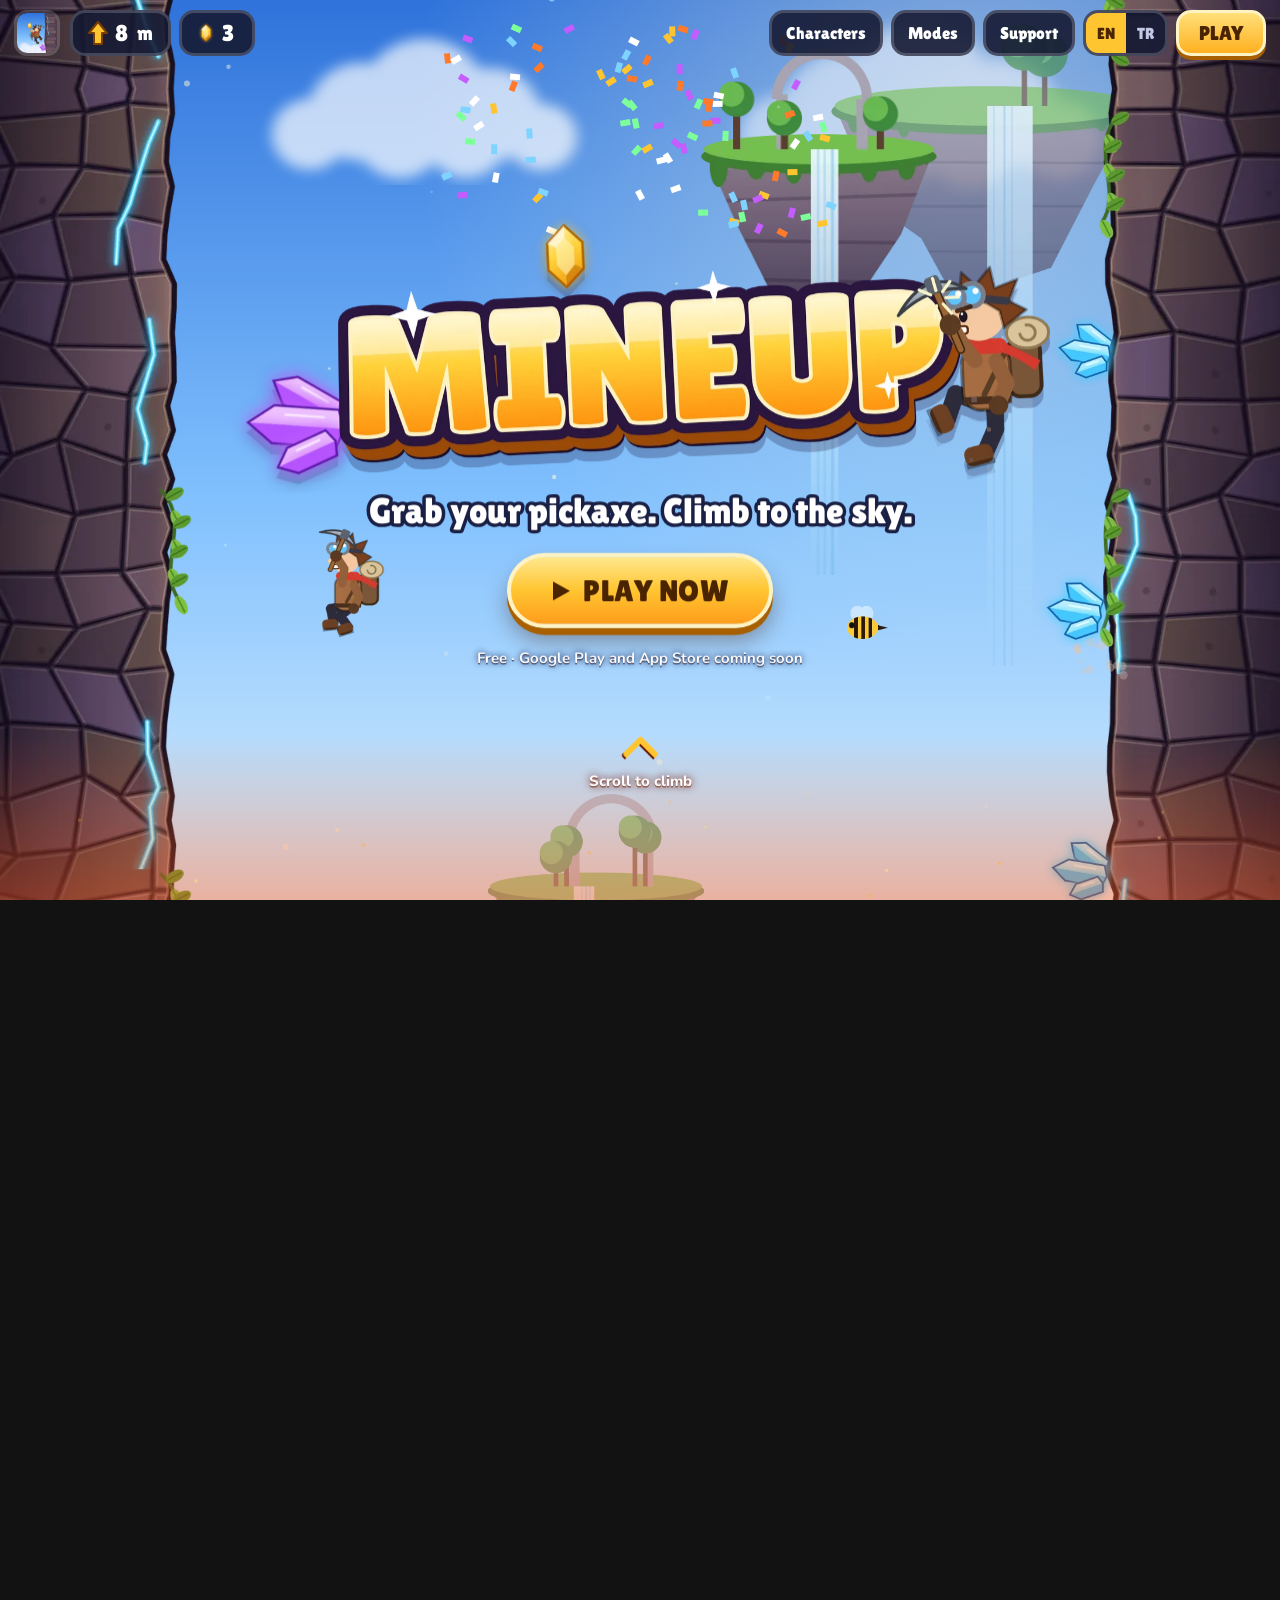
<file: index.html>
<!doctype html>
<html lang="en" data-lang="en">
<head>
<meta charset="utf-8">
<meta name="viewport" content="width=device-width, initial-scale=1, viewport-fit=cover">
<title>MineUp – Climb to the sky</title>
<meta name="title-en" content="MineUp – Climb to the sky">
<meta name="title-tr" content="MineUp – Gökyüzüne tırman">
<meta name="description" content="MineUp is a free vertical climbing game: leap between rock walls with your pickaxe, collect crystals and climb as high as you can. 32 characters, 10 game modes.">
<meta name="theme-color" content="#2f74dc">
<meta property="og:title" content="MineUp">
<meta property="og:description" content="Leap between rock walls, collect crystals and climb to the sky. 32 characters, 10 game modes.">
<meta property="og:image" content="assets/header.jpg">
<link rel="icon" href="assets/favicon.png">
<link rel="apple-touch-icon" href="assets/apple-touch-icon.png">
<link rel="stylesheet" href="assets/climb.css">
<!-- Tırmanış sahnesi yalnızca JS varsa ve hareket azaltma istenmemişse açılır; yoksa sayfa düz akar -->
<script>if (!matchMedia('(prefers-reduced-motion: reduce)').matches) document.documentElement.classList.add('climb');</script>
<script src="assets/site.js" defer></script>
<script src="assets/game-data.js" defer></script>
<script src="assets/climb.js" defer></script>
</head>
<body>
<canvas id="world" aria-hidden="true"></canvas>

<header class="hud">
  <a class="hud-brand" href="./" aria-label="MineUp"><img src="assets/icon-256.png" alt="" width="44" height="44"></a>
  <div class="hud-stats" aria-hidden="true">
    <span class="pill pill-alt"><svg width="20" height="24" viewBox="0 0 20 24"><path d="M10 1 19 12h-5v11H6V12H1z" fill="#ffc531" stroke="#7a3f00" stroke-width="2" stroke-linejoin="round"/></svg><b id="hud-m">0</b> m</span>
    <span class="pill"><img src="assets/game/gold.webp" alt="" width="18" height="24"><b id="hud-gold">0</b></span>
  </div>
  <nav class="hud-nav" aria-label="Main">
    <a class="hud-link" href="#characters" data-go="characters"><span lang="en">Characters</span><span lang="tr">Karakterler</span></a>
    <a class="hud-link" href="#modes" data-go="modes"><span lang="en">Modes</span><span lang="tr">Modlar</span></a>
    <a class="hud-link" href="support.html"><span lang="en">Support</span><span lang="tr">Destek</span></a>
    <span class="lang" role="group" aria-label="Language"><button type="button" data-set="en" aria-pressed="true">EN</button><button type="button" data-set="tr" aria-pressed="false">TR</button></span>
    <a class="hud-play" href="play/"><span lang="en">PLAY</span><span lang="tr">OYNA</span></a>
  </nav>
</header>

<main id="stage">

  <section class="scene scene-hero" id="top">
    <h1 class="hero-logo"><img src="assets/game/logo.webp" alt="MineUp" width="1400" height="485"></h1>
    <p class="hero-tag"><span lang="en">Grab your pickaxe. Climb to the sky.</span><span lang="tr">Kazmanı kap. Gökyüzüne tırman.</span></p>
    <div class="hero-cta">
      <a class="btn btn-gold" href="play/"><svg width="20" height="22" viewBox="0 0 20 22" aria-hidden="true"><path d="M2 1.5v19L19 11z" fill="#4a2400"/></svg><span lang="en">PLAY NOW</span><span lang="tr">ŞİMDİ OYNA</span></a>
    </div>
    <p class="hero-soon"><span lang="en">Free · Google Play and App Store coming soon</span><span lang="tr">Ücretsiz · Google Play ve App Store'a çok yakında</span></p>
    <button class="scroll-hint" type="button" data-go="how" aria-label="Scroll">
      <span class="chev" aria-hidden="true"></span>
      <span lang="en">Scroll to climb</span><span lang="tr">Kaydır ve tırman</span>
    </button>
  </section>

  <section class="scene" id="how">
    <div class="panel panel-how">
      <h2 class="title"><span lang="en">ONE TAP</span><span lang="tr">TEK DOKUNUŞ</span></h2>
      <p class="lead"><span lang="en">Tap to leap to the other wall, dig in and keep going up. You slowly slide while you hang on, so don't stop.</span><span lang="tr">Dokun, karşı duvara zıpla, kazmanı geçir ve yukarı çıkmaya devam et. Duvarda yavaşça kayarsın, o yüzden durma.</span></p>
      <ul class="pickups">
        <li><img src="assets/game/gold.webp" alt="" width="46" height="60" loading="lazy"><b><span lang="en">Gold</span><span lang="tr">Altın</span></b><small><span lang="en">unlocks characters</span><span lang="tr">karakter açar</span></small></li>
        <li><img src="assets/game/purple.webp" alt="" width="60" height="57" loading="lazy"><b><span lang="en">Crystals</span><span lang="tr">Kristal</span></b><small><span lang="en">for the rare ones</span><span lang="tr">nadirleri için</span></small></li>
        <li><img src="assets/game/bubble-magnet.webp" alt="" width="60" height="60" loading="lazy"><b><span lang="en">Magnet</span><span lang="tr">Mıknatıs</span></b><small><span lang="en">pulls in gold</span><span lang="tr">altını çeker</span></small></li>
        <li><img src="assets/game/bubble-shield.webp" alt="" width="60" height="60" loading="lazy"><b><span lang="en">Shield</span><span lang="tr">Kalkan</span></b><small><span lang="en">takes one hit</span><span lang="tr">darbeyi alır</span></small></li>
        <li><img src="assets/game/bubble-boost.webp" alt="" width="60" height="60" loading="lazy"><b><span lang="en">Rocket</span><span lang="tr">Roket</span></b><small><span lang="en">shoots you up</span><span lang="tr">yukarı fırlatır</span></small></li>
      </ul>
      <p class="tip"><span lang="en">Try it here: tap the sky and your climber jumps. Tap the gold to grab it.</span><span lang="tr">Burada da dene: gökyüzüne dokun, karakterin zıplasın. Altınlara dokunup topla.</span></p>
    </div>
  </section>

  <section class="scene" id="characters">
    <div class="panel panel-chars">
      <h2 class="title"><span lang="en">32 CHARACTERS</span><span lang="tr">32 KARAKTER</span></h2>
      <div class="chars-body">
        <div class="char-show">
          <button class="round prev" type="button" data-step="-1" aria-label="Previous">‹</button>
          <div class="char-stage"><img id="char-big" src="assets/game/chars/explorer-stand.webp" alt="" width="400" height="400"></div>
          <button class="round next" type="button" data-step="1" aria-label="Next">›</button>
          <div class="char-info" aria-live="polite">
            <b id="char-name" class="char-name">Explorer</b>
            <span id="char-tool" class="char-tool">Pickaxe</span>
            <p class="char-ab"><b id="char-ab"></b> <span id="char-desc"></span></p>
          </div>
        </div>
        <div id="char-grid" class="char-grid" role="group" aria-label="Characters"></div>
      </div>
      <p class="tip"><span lang="en">Pick one: it takes over the climb on this page.</span><span lang="tr">Birini seç: bu sayfadaki tırmanışa o devam etsin.</span></p>
    </div>
  </section>

  <section class="scene" id="modes">
    <div class="panel panel-modes">
      <h2 class="title"><span lang="en">10 GAME MODES</span><span lang="tr">10 OYUN MODU</span></h2>
      <div id="mode-grid" class="mode-grid"></div>
    </div>
  </section>

  <section class="scene" id="danger">
    <div class="panel panel-danger">
      <h2 class="title"><span lang="en">WATCH OUT</span><span lang="tr">DİKKAT ET</span></h2>
      <p class="lead"><span lang="en">The higher you go, the wilder it gets. Morning turns to sunset, then a starry night.</span><span lang="tr">Yükseldikçe işler kızışır. Sabah gün batımına, gün batımı yıldızlı geceye döner.</span></p>
      <ul class="foes">
        <li><img src="assets/game/monkey.webp" alt="" loading="lazy" width="105" height="191"><b><span lang="en">Monkey</span><span lang="tr">Maymun</span></b></li>
        <li><img src="assets/game/saw.webp" alt="" loading="lazy" width="168" height="168"><b><span lang="en">Saw</span><span lang="tr">Testere</span></b></li>
        <li><img src="assets/game/fly-bird.webp" alt="" loading="lazy"><b><span lang="en">Bird</span><span lang="tr">Kuş</span></b></li>
        <li><img src="assets/game/fly-bee.webp" alt="" loading="lazy"><b><span lang="en">Giant Bee</span><span lang="tr">Dev Arı</span></b></li>
        <li><img src="assets/game/fly-bat.webp" alt="" loading="lazy"><b><span lang="en">Bat</span><span lang="tr">Yarasa</span></b></li>
        <li><img src="assets/game/fly-eagle.webp" alt="" loading="lazy"><b><span lang="en">Eagle</span><span lang="tr">Kartal</span></b></li>
        <li><img src="assets/game/fly-owl.webp" alt="" loading="lazy"><b><span lang="en">Snowy Owl</span><span lang="tr">Kar Baykuşu</span></b></li>
        <li><img src="assets/game/fly-firebird.webp" alt="" loading="lazy"><b><span lang="en">Firebird</span><span lang="tr">Ateş Kuşu</span></b></li>
        <li><img src="assets/game/fly-crow.webp" alt="" loading="lazy"><b><span lang="en">Crow</span><span lang="tr">Karga</span></b></li>
        <li><img src="assets/game/fly-ufo.webp" alt="" loading="lazy"><b>UFO</b></li>
      </ul>
    </div>
  </section>

  <section class="scene" id="try">
    <div class="panel panel-try">
      <div class="phone">
        <img id="phone-shot" src="assets/shots/2.jpg" alt="MineUp gameplay" width="660" height="1434">
        <a class="btn btn-gold phone-play" id="phone-play" href="play/"><svg width="20" height="22" viewBox="0 0 20 22" aria-hidden="true"><path d="M2 1.5v19L19 11z" fill="#4a2400"/></svg><span lang="en">PLAY</span><span lang="tr">OYNA</span></a>
      </div>
      <div class="try-text">
        <h2 class="title"><span lang="en">PLAY IT RIGHT HERE</span><span lang="tr">HEMEN BURADA OYNA</span></h2>
        <p class="lead"><span lang="en">No download, no sign-up. The full game runs in your browser, and it's free.</span><span lang="tr">İndirme yok, üyelik yok. Oyunun tamamı tarayıcında çalışıyor, üstelik ücretsiz.</span></p>
      </div>
    </div>
  </section>

  <section class="scene scene-summit" id="summit">
    <div class="panel panel-summit">
      <h2 class="title"><span lang="en">HOW HIGH CAN YOU CLIMB?</span><span lang="tr">NE KADAR YÜKSEĞE ÇIKABİLİRSİN?</span></h2>
      <p class="lead score" id="summit-score" hidden></p>
      <a class="btn btn-gold" href="play/"><svg width="20" height="22" viewBox="0 0 20 22" aria-hidden="true"><path d="M2 1.5v19L19 11z" fill="#4a2400"/></svg><span lang="en">PLAY NOW</span><span lang="tr">ŞİMDİ OYNA</span></a>
      <p class="hero-soon"><span lang="en">Google Play and App Store coming soon</span><span lang="tr">Google Play ve App Store'a çok yakında</span></p>
      <footer class="foot">
        <span>© 2026 MineUp</span>
        <nav aria-label="Footer">
          <a href="privacy.html"><span lang="en">Privacy Policy</span><span lang="tr">Gizlilik Politikası</span></a>
          <a href="support.html"><span lang="en">Support</span><span lang="tr">Destek</span></a>
          <a href="terms.html"><span lang="en">Terms of Service</span><span lang="tr">Hizmet Şartları</span></a>
          <a href="about.html"><span lang="en">About</span><span lang="tr">Hakkımızda</span></a>
        </nav>
      </footer>
    </div>
  </section>

</main>
<div id="track" aria-hidden="true"></div>
</body>
</html>
</file>
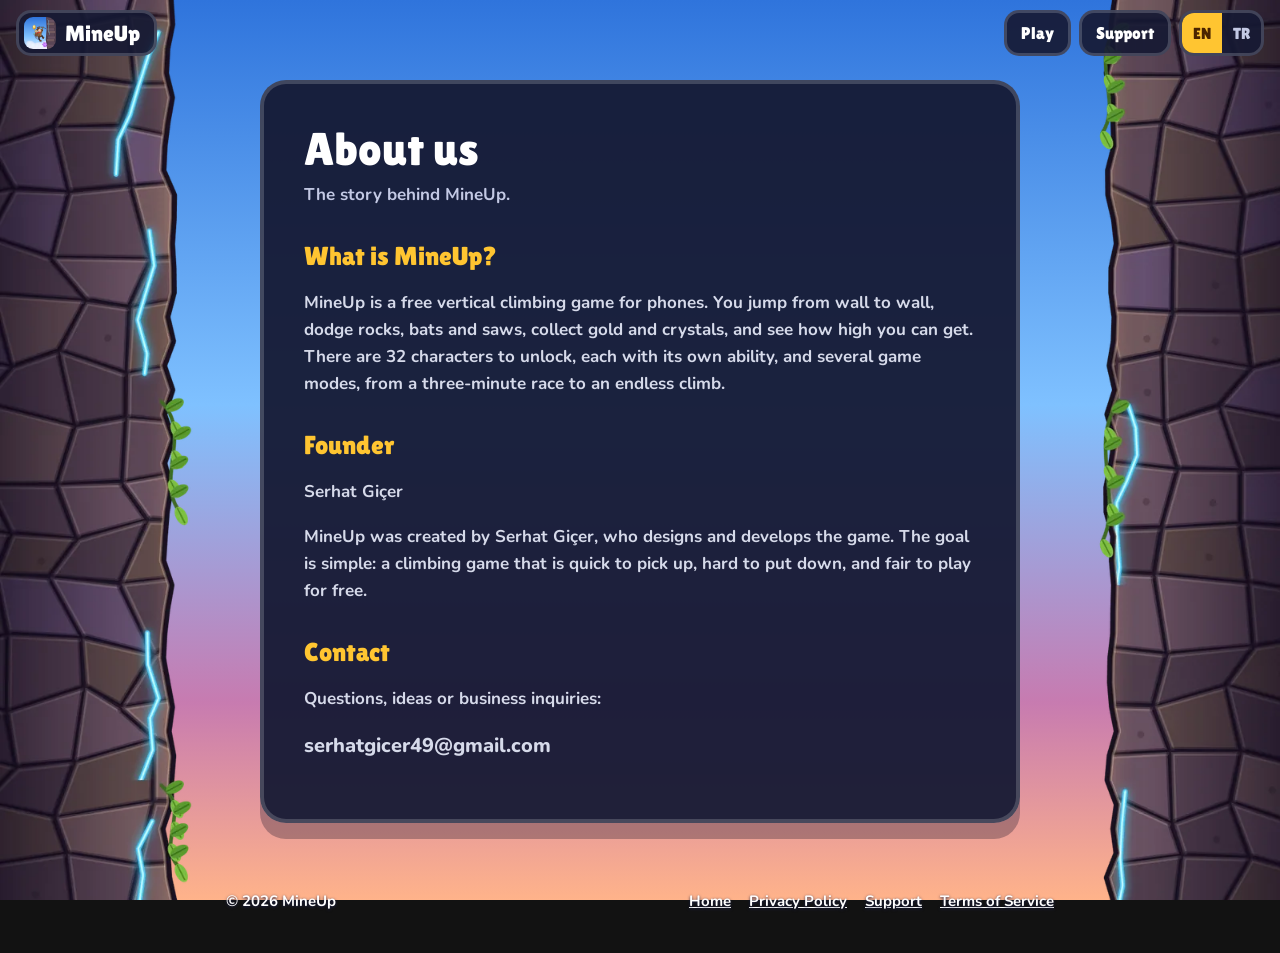
<file: about.html>
<!doctype html>
<html lang="en" data-lang="en">
<head>
<meta charset="utf-8">
<meta name="viewport" content="width=device-width, initial-scale=1, viewport-fit=cover">
<title>About MineUp</title>
<meta name="title-en" content="About MineUp">
<meta name="title-tr" content="MineUp Hakkında">
<meta name="description" content="Who makes MineUp and why.">
<meta name="theme-color" content="#0c1330">
<link rel="icon" href="assets/favicon.png">
<link rel="stylesheet" href="assets/site.css">
<script src="assets/site.js" defer></script>
</head>
<body>
<header class="nav">
  <div class="wrap">
    <a class="brand" href="./"><img src="assets/icon-256.png" alt="" width="36" height="36">MineUp</a>
    <nav class="nav-links" aria-label="Main">
      <a href="play/"><span lang="en">Play</span><span lang="tr">Oyna</span></a>
      <a href="support.html"><span lang="en">Support</span><span lang="tr">Destek</span></a>
      <span class="lang" role="group" aria-label="Language"><button type="button" data-set="en" aria-pressed="true">EN</button><button type="button" data-set="tr" aria-pressed="false">TR</button></span>
    </nav>
  </div>
</header>

<main class="wrap doc">
  <h1><span lang="en">About us</span><span lang="tr">Hakkımızda</span></h1>
  <p class="date"><span lang="en">The story behind MineUp.</span><span lang="tr">MineUp'ın arkasındaki hikâye.</span></p>

  <h2><span lang="en">What is MineUp?</span><span lang="tr">MineUp nedir?</span></h2>
  <p><span lang="en">MineUp is a free vertical climbing game for phones. You jump from wall to wall, dodge rocks, bats and saws, collect gold and crystals, and see how high you can get. There are 32 characters to unlock, each with its own ability, and several game modes, from a three-minute race to an endless climb.</span><span lang="tr">MineUp telefonlar için ücretsiz, dikey bir tırmanma oyunu. Duvardan duvara zıplıyor, kayalardan, yarasalardan ve testerelerden kaçıyor, altın ve kristal topluyor ve ne kadar yükseğe çıkabileceğini görüyorsun. Her birinin kendi yeteneği olan 32 karakter ve üç dakikalık yarıştan sonsuz tırmanışa kadar farklı oyun modları var.</span></p>

  <h2><span lang="en">Founder</span><span lang="tr">Kurucu</span></h2>
  <p><strong>Serhat Giçer</strong></p>
  <p><span lang="en">MineUp was created by Serhat Giçer, who designs and develops the game. The goal is simple: a climbing game that is quick to pick up, hard to put down, and fair to play for free.</span><span lang="tr">MineUp, oyunu tasarlayan ve geliştiren Serhat Giçer tarafından kuruldu. Amaç basit: hemen öğrenilen, bırakması zor ve ücretsiz oynarken de adil olan bir tırmanma oyunu.</span></p>

  <h2><span lang="en">Contact</span><span lang="tr">İletişim</span></h2>
  <p><span lang="en">Questions, ideas or business inquiries:</span><span lang="tr">Soru, fikir ya da iş birliği için:</span></p>
  <p class="mail">serhatgicer49@gmail.com</p>
</main>

<footer>
  <div class="wrap">
    <span>© 2026 MineUp</span>
    <nav aria-label="Footer"><a href="./"><span lang="en">Home</span><span lang="tr">Ana sayfa</span></a><a href="privacy.html"><span lang="en">Privacy Policy</span><span lang="tr">Gizlilik Politikası</span></a><a href="support.html"><span lang="en">Support</span><span lang="tr">Destek</span></a><a href="terms.html"><span lang="en">Terms of Service</span><span lang="tr">Hizmet Şartları</span></a></nav>
  </div>
</footer>
</body>
</html>
</file>
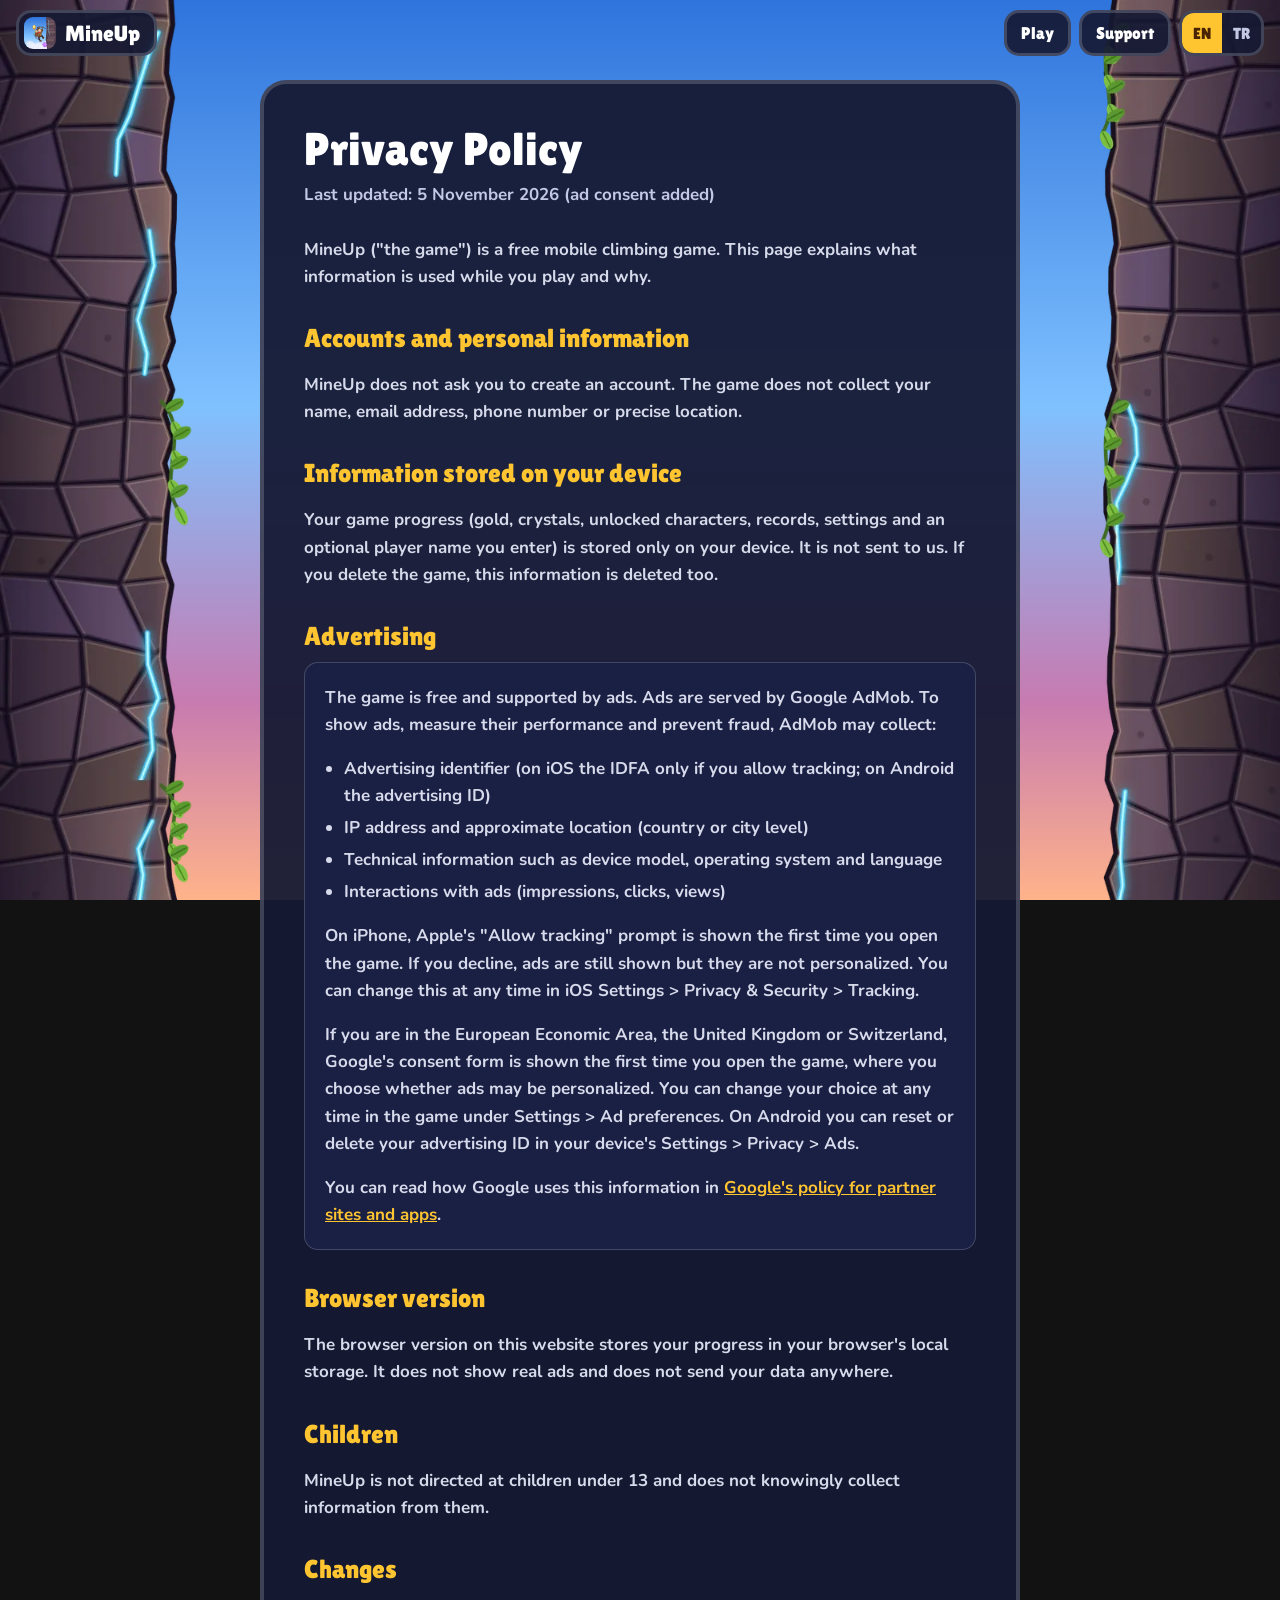
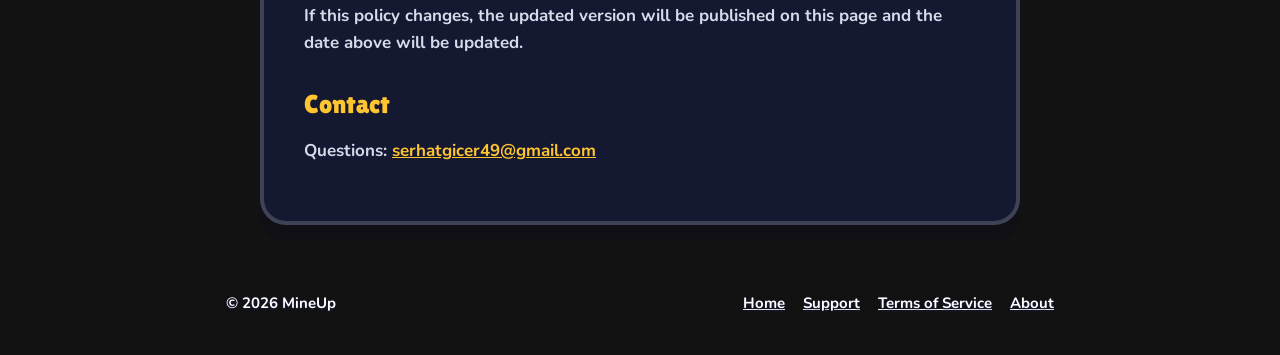
<file: privacy.html>
<!doctype html>
<html lang="en" data-lang="en">
<head>
<meta charset="utf-8">
<meta name="viewport" content="width=device-width, initial-scale=1, viewport-fit=cover">
<title>MineUp Privacy Policy</title>
<meta name="title-en" content="MineUp Privacy Policy">
<meta name="title-tr" content="MineUp Gizlilik Politikası">
<meta name="description" content="How the MineUp game handles your data.">
<meta name="theme-color" content="#0c1330">
<link rel="icon" href="assets/favicon.png">
<link rel="stylesheet" href="assets/site.css">
<script src="assets/site.js" defer></script>
</head>
<body>
<header class="nav">
  <div class="wrap">
    <a class="brand" href="./"><img src="assets/icon-256.png" alt="" width="36" height="36">MineUp</a>
    <nav class="nav-links" aria-label="Main">
      <a href="play/"><span lang="en">Play</span><span lang="tr">Oyna</span></a>
      <a href="support.html"><span lang="en">Support</span><span lang="tr">Destek</span></a>
      <span class="lang" role="group" aria-label="Language"><button type="button" data-set="en" aria-pressed="true">EN</button><button type="button" data-set="tr" aria-pressed="false">TR</button></span>
    </nav>
  </div>
</header>

<main class="wrap doc">
  <!-- English -->
  <div lang="en">
    <h1>Privacy Policy</h1>
    <p class="date">Last updated: 5 November 2026 (ad consent added)</p>
    <p>MineUp ("the game") is a free mobile climbing game. This page explains what information is used while you play and why.</p>

    <h2>Accounts and personal information</h2>
    <p>MineUp does not ask you to create an account. The game does not collect your name, email address, phone number or precise location.</p>

    <h2>Information stored on your device</h2>
    <p>Your game progress (gold, crystals, unlocked characters, records, settings and an optional player name you enter) is stored only on your device. It is not sent to us. If you delete the game, this information is deleted too.</p>

    <h2>Advertising</h2>
    <div class="note">
      <p>The game is free and supported by ads. Ads are served by <strong>Google AdMob</strong>. To show ads, measure their performance and prevent fraud, AdMob may collect:</p>
      <ul>
        <li>Advertising identifier (on iOS the IDFA only if you allow tracking; on Android the advertising ID)</li>
        <li>IP address and approximate location (country or city level)</li>
        <li>Technical information such as device model, operating system and language</li>
        <li>Interactions with ads (impressions, clicks, views)</li>
      </ul>
      <p>On iPhone, Apple's "Allow tracking" prompt is shown the first time you open the game. If you decline, ads are still shown but they are not personalized. You can change this at any time in iOS Settings &gt; Privacy &amp; Security &gt; Tracking.</p>
      <p>If you are in the European Economic Area, the United Kingdom or Switzerland, Google's consent form is shown the first time you open the game, where you choose whether ads may be personalized. You can change your choice at any time in the game under Settings &gt; Ad preferences. On Android you can reset or delete your advertising ID in your device's Settings &gt; Privacy &gt; Ads.</p>
      <p>You can read how Google uses this information in <a href="https://policies.google.com/technologies/partner-sites" rel="noopener">Google's policy for partner sites and apps</a>.</p>
    </div>

    <h2>Browser version</h2>
    <p>The browser version on this website stores your progress in your browser's local storage. It does not show real ads and does not send your data anywhere.</p>

    <h2>Children</h2>
    <p>MineUp is not directed at children under 13 and does not knowingly collect information from them.</p>

    <h2>Changes</h2>
    <p>If this policy changes, the updated version will be published on this page and the date above will be updated.</p>

    <h2>Contact</h2>
    <p>Questions: <a href="mailto:serhatgicer49@gmail.com">serhatgicer49@gmail.com</a></p>
  </div>

  <!-- Türkçe -->
  <div lang="tr">
    <h1>Gizlilik Politikası</h1>
    <p class="date">Son güncelleme: 5 Kasım 2026 (reklam onayı eklendi)</p>
    <p>MineUp ("oyun"), ücretsiz bir mobil tırmanma oyunudur. Bu sayfa, oyunu oynarken hangi bilgilerin kullanıldığını ve neden kullanıldığını açıklar.</p>

    <h2>Hesap ve kişisel bilgiler</h2>
    <p>MineUp hesap açmanızı istemez. Adınız, e-posta adresiniz, telefon numaranız veya tam konumunuz oyun tarafından toplanmaz.</p>

    <h2>Cihazınızda saklanan bilgiler</h2>
    <p>Oyun ilerlemeniz (altın, kristal, açılan karakterler, rekorlar, ayarlar ve isteğe bağlı olarak girdiğiniz oyuncu adı) yalnızca cihazınızda saklanır. Bu bilgiler bize gönderilmez. Oyunu silerseniz bu bilgiler de silinir.</p>

    <h2>Reklamlar</h2>
    <div class="note">
      <p>Oyun ücretsizdir ve reklamlarla desteklenir. Reklamlar <strong>Google AdMob</strong> tarafından gösterilir. AdMob, reklam göstermek, reklam performansını ölçmek ve dolandırıcılığı önlemek için şu bilgileri toplayabilir:</p>
      <ul>
        <li>Reklam kimliği (iOS'ta yalnızca izin verirseniz IDFA, Android'de reklam kimliği)</li>
        <li>IP adresi ve yaklaşık konum (ülke veya şehir düzeyinde)</li>
        <li>Cihaz modeli, işletim sistemi ve dil gibi teknik bilgiler</li>
        <li>Reklamlarla etkileşim (gösterim, tıklama, izleme)</li>
      </ul>
      <p>iPhone'da oyun ilk açıldığında Apple'ın "takip izni" penceresi gösterilir. İzin vermezseniz reklamlar yine gösterilir, ancak kişiselleştirilmez. Bu tercihi istediğiniz zaman iOS Ayarlar &gt; Gizlilik ve Güvenlik &gt; Takip bölümünden değiştirebilirsiniz.</p>
      <p>Avrupa Ekonomik Alanı, Birleşik Krallık veya İsviçre'deyseniz oyun ilk açıldığında Google'ın onay formu gösterilir; reklamların kişiselleştirilip kişiselleştirilmeyeceğini orada seçersiniz. Tercihinizi istediğiniz zaman oyunda Ayarlar &gt; Reklam tercihleri bölümünden değiştirebilirsiniz. Android'de reklam kimliğinizi cihazınızın Ayarlar &gt; Gizlilik &gt; Reklamlar bölümünden sıfırlayabilir veya silebilirsiniz.</p>
      <p>Google'ın bu bilgileri nasıl kullandığını <a href="https://policies.google.com/technologies/partner-sites" rel="noopener">Google'ın iş ortağı siteleri ve uygulamalarına ilişkin politikasında</a> okuyabilirsiniz.</p>
    </div>

    <h2>Tarayıcı sürümü</h2>
    <p>Bu sitedeki tarayıcı sürümü ilerlemenizi tarayıcınızın yerel depolamasında saklar. Gerçek reklam göstermez ve verilerinizi hiçbir yere göndermez.</p>

    <h2>Çocuklar</h2>
    <p>MineUp 13 yaşın altındaki çocuklara yönelik değildir ve bu yaştaki çocuklardan bilerek bilgi toplamaz.</p>

    <h2>Değişiklikler</h2>
    <p>Bu politika değişirse güncel hali bu sayfada yayınlanır ve yukarıdaki tarih güncellenir.</p>

    <h2>İletişim</h2>
    <p>Sorularınız için: <a href="mailto:serhatgicer49@gmail.com">serhatgicer49@gmail.com</a></p>
  </div>
</main>

<footer>
  <div class="wrap">
    <span>© 2026 MineUp</span>
    <nav aria-label="Footer"><a href="./"><span lang="en">Home</span><span lang="tr">Ana sayfa</span></a><a href="support.html"><span lang="en">Support</span><span lang="tr">Destek</span></a><a href="terms.html"><span lang="en">Terms of Service</span><span lang="tr">Hizmet Şartları</span></a><a href="about.html"><span lang="en">About</span><span lang="tr">Hakkımızda</span></a></nav>
  </div>
</footer>
</body>
</html>
</file>
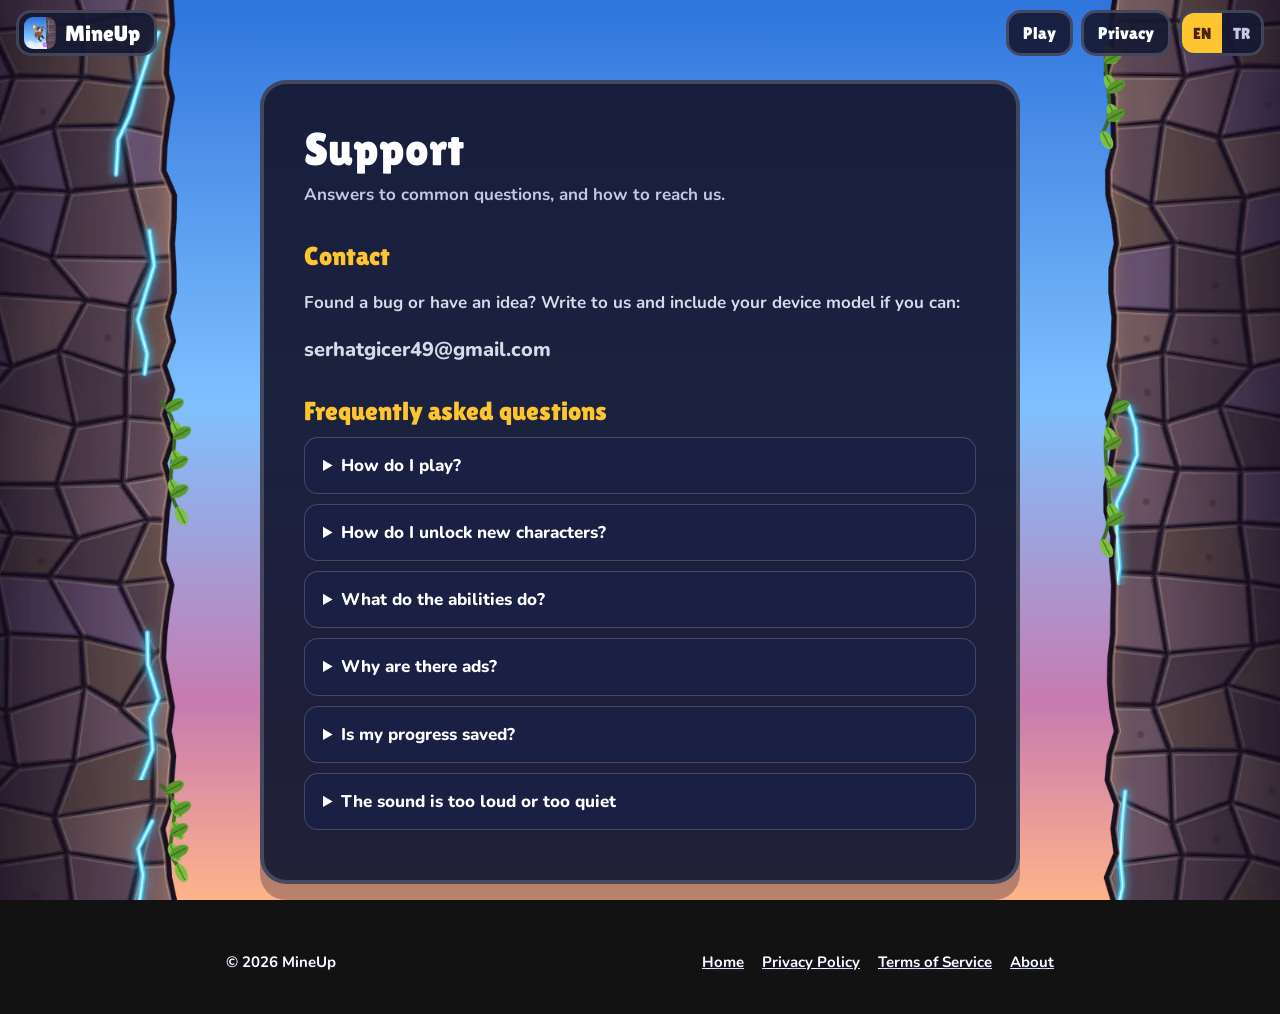
<file: support.html>
<!doctype html>
<html lang="en" data-lang="en">
<head>
<meta charset="utf-8">
<meta name="viewport" content="width=device-width, initial-scale=1, viewport-fit=cover">
<title>MineUp Support</title>
<meta name="title-en" content="MineUp Support">
<meta name="title-tr" content="MineUp Destek">
<meta name="description" content="Help and contact for the MineUp game.">
<meta name="theme-color" content="#0c1330">
<link rel="icon" href="assets/favicon.png">
<link rel="stylesheet" href="assets/site.css">
<script src="assets/site.js" defer></script>
</head>
<body>
<header class="nav">
  <div class="wrap">
    <a class="brand" href="./"><img src="assets/icon-256.png" alt="" width="36" height="36">MineUp</a>
    <nav class="nav-links" aria-label="Main">
      <a href="play/"><span lang="en">Play</span><span lang="tr">Oyna</span></a>
      <a href="privacy.html"><span lang="en">Privacy</span><span lang="tr">Gizlilik</span></a>
      <span class="lang" role="group" aria-label="Language"><button type="button" data-set="en" aria-pressed="true">EN</button><button type="button" data-set="tr" aria-pressed="false">TR</button></span>
    </nav>
  </div>
</header>

<main class="wrap doc">
  <h1><span lang="en">Support</span><span lang="tr">Destek</span></h1>
  <p class="date"><span lang="en">Answers to common questions, and how to reach us.</span><span lang="tr">Sık sorulan sorular ve bize nasıl ulaşabileceğin.</span></p>

  <h2><span lang="en">Contact</span><span lang="tr">İletişim</span></h2>
  <p><span lang="en">Found a bug or have an idea? Write to us and include your device model if you can:</span><span lang="tr">Bir hata mı buldun ya da bir fikrin mi var? Bize yaz, mümkünse cihaz modelini de ekle:</span></p>
  <p class="mail">serhatgicer49@gmail.com</p>

  <h2><span lang="en">Frequently asked questions</span><span lang="tr">Sık sorulan sorular</span></h2>
  <details>
    <summary><span lang="en">How do I play?</span><span lang="tr">Nasıl oynanır?</span></summary>
    <p><span lang="en">Tap the screen to jump to the opposite wall. While you hold on to a wall you slowly slide down, so keep jumping. The ring on the other wall shows where you will land: if it is red, wait a moment and jump when it turns green.</span><span lang="tr">Karşı duvara zıplamak için ekrana dokun. Duvarda tutunurken yavaşça aşağı kayarsın, bu yüzden zıplamaya devam et. Karşı duvardaki halka nereye ineceğini gösterir: kırmızıysa biraz bekle, yeşile dönünce zıpla.</span></p>
  </details>
  <details>
    <summary><span lang="en">How do I unlock new characters?</span><span lang="tr">Yeni karakterleri nasıl açarım?</span></summary>
    <p><span lang="en">Collect gold and purple crystals while climbing, then open Characters from the main menu. Some characters cost gold, others cost crystals.</span><span lang="tr">Tırmanırken altın ve mor kristal topla, sonra ana menüden Karakterler'i aç. Bazı karakterler altınla, bazıları kristalle açılır.</span></p>
  </details>
  <details>
    <summary><span lang="en">What do the abilities do?</span><span lang="tr">Yetenekler ne işe yarar?</span></summary>
    <p><span lang="en">Every character has a special ability on the coloured button at the bottom left, such as a double jump, a shield or a short teleport. After using it you wait a few seconds before it is ready again.</span><span lang="tr">Her karakterin sol alttaki renkli butonda özel bir yeteneği vardır: çift zıplama, kalkan ya da kısa ışınlanma gibi. Kullandıktan sonra tekrar hazır olması için birkaç saniye beklersin.</span></p>
  </details>
  <details>
    <summary><span lang="en">Why are there ads?</span><span lang="tr">Neden reklam var?</span></summary>
    <p><span lang="en">MineUp is free. Ads are optional: you can watch one to continue after falling, to double your gold or to get free rewards. Every few games a short ad may also appear.</span><span lang="tr">MineUp ücretsizdir. Reklamlar isteğe bağlıdır: düştükten sonra devam etmek, altınını ikiye katlamak ya da ücretsiz ödül almak için izleyebilirsin. Birkaç oyunda bir kısa bir reklam da çıkabilir.</span></p>
  </details>
  <details>
    <summary><span lang="en">Is my progress saved?</span><span lang="tr">İlerlemem kaydediliyor mu?</span></summary>
    <p><span lang="en">Yes, on your device. If you delete the game or clear its data, your progress is lost, because there is no online account.</span><span lang="tr">Evet, cihazında. Oyunu silersen ya da verilerini temizlersen ilerlemen kaybolur, çünkü çevrim içi bir hesap yoktur.</span></p>
  </details>
  <details>
    <summary><span lang="en">The sound is too loud or too quiet</span><span lang="tr">Ses çok yüksek ya da çok kısık</span></summary>
    <p><span lang="en">Open Settings (the gear icon on the main menu) to change music and sound effects separately.</span><span lang="tr">Müzik ve efekt sesini ayrı ayrı ayarlamak için ana menüdeki dişli simgesinden Ayarlar'ı aç.</span></p>
  </details>
</main>

<footer>
  <div class="wrap">
    <span>© 2026 MineUp</span>
    <nav aria-label="Footer"><a href="./"><span lang="en">Home</span><span lang="tr">Ana sayfa</span></a><a href="privacy.html"><span lang="en">Privacy Policy</span><span lang="tr">Gizlilik Politikası</span></a><a href="terms.html"><span lang="en">Terms of Service</span><span lang="tr">Hizmet Şartları</span></a><a href="about.html"><span lang="en">About</span><span lang="tr">Hakkımızda</span></a></nav>
  </div>
</footer>
</body>
</html>
</file>
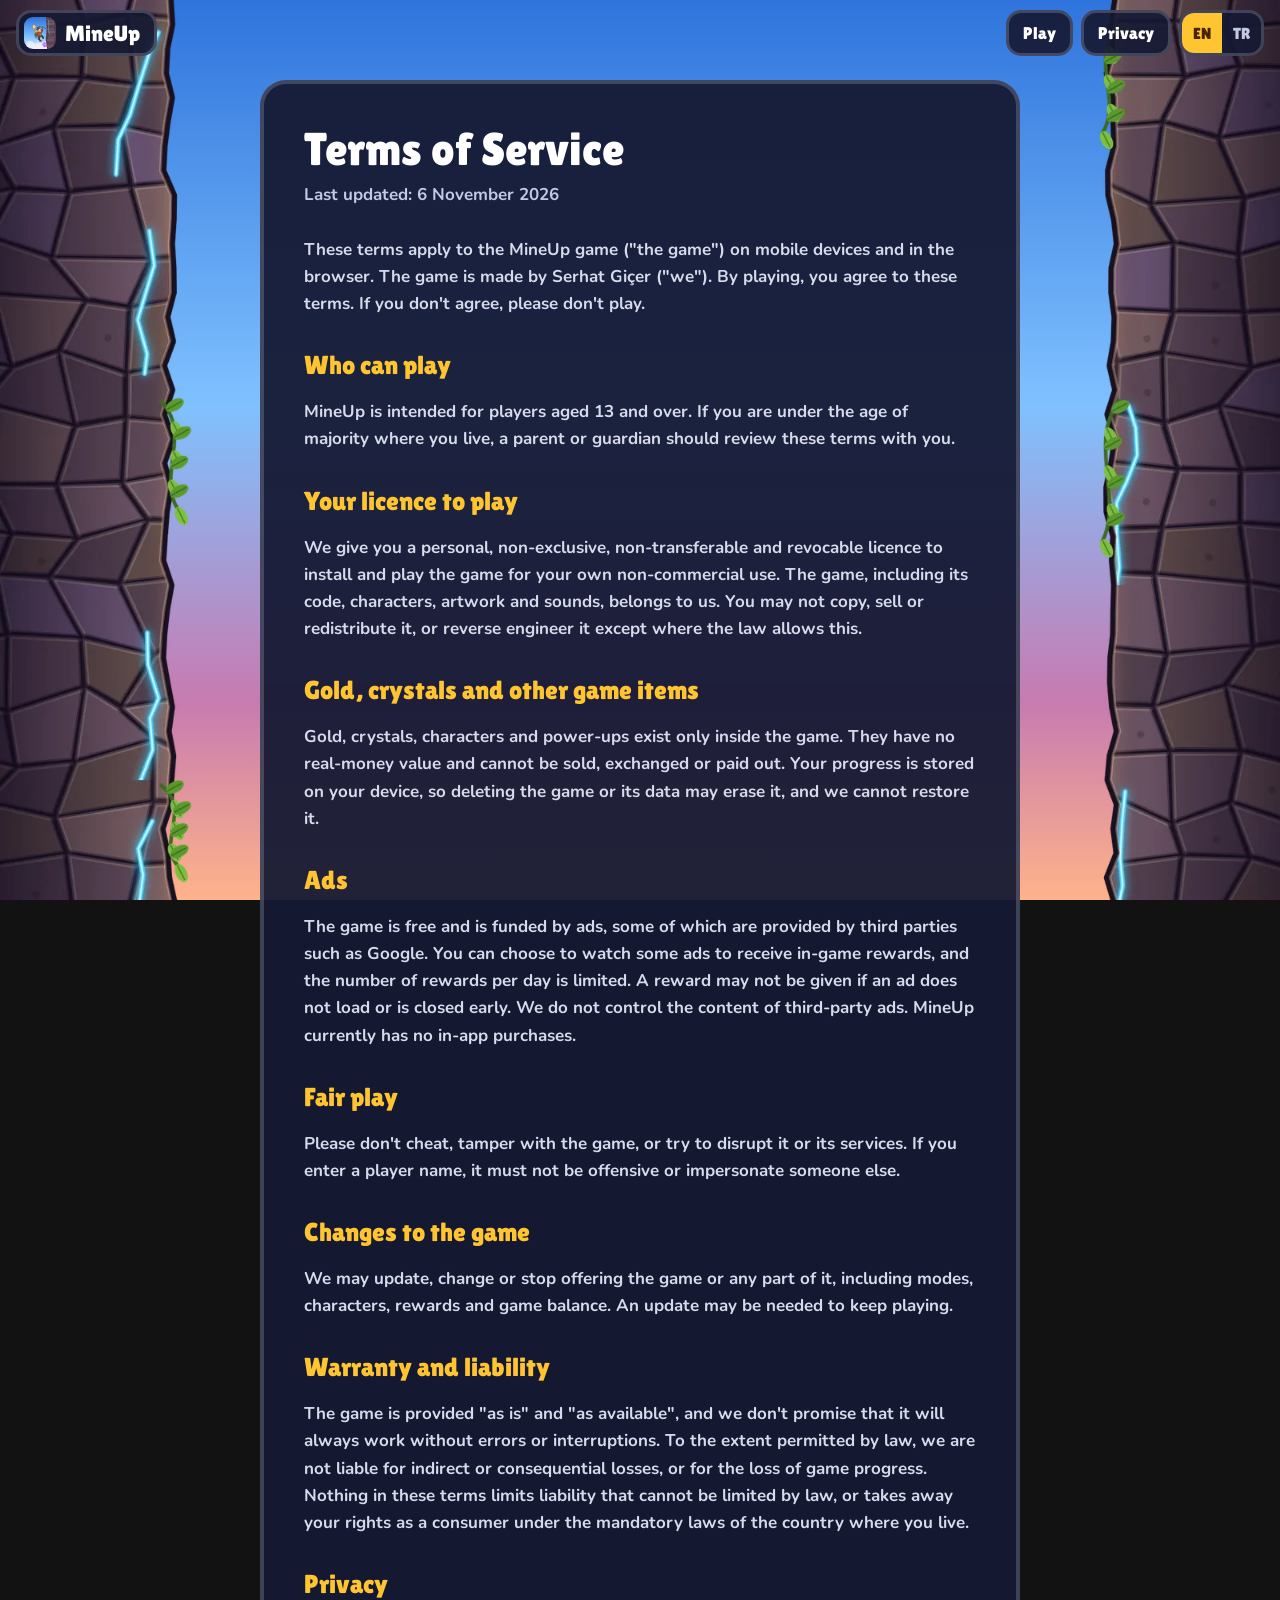
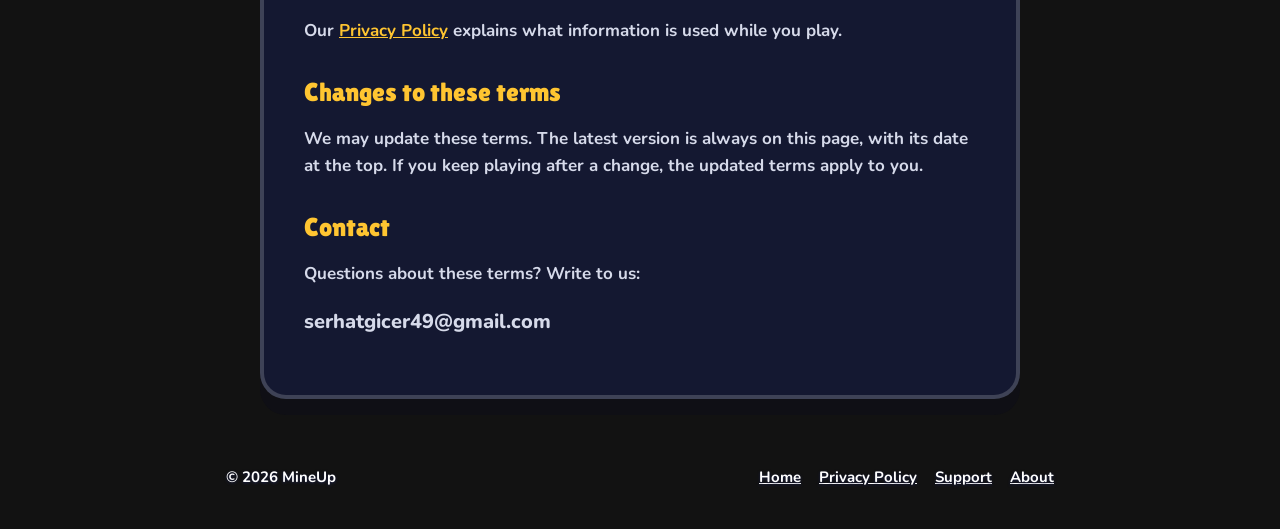
<file: terms.html>
<!doctype html>
<html lang="en" data-lang="en">
<head>
<meta charset="utf-8">
<meta name="viewport" content="width=device-width, initial-scale=1, viewport-fit=cover">
<title>MineUp Terms of Service</title>
<meta name="title-en" content="MineUp Terms of Service">
<meta name="title-tr" content="MineUp Hizmet Şartları">
<meta name="description" content="The terms for playing the MineUp game.">
<meta name="theme-color" content="#0c1330">
<link rel="icon" href="assets/favicon.png">
<link rel="stylesheet" href="assets/site.css">
<script src="assets/site.js" defer></script>
</head>
<body>
<header class="nav">
  <div class="wrap">
    <a class="brand" href="./"><img src="assets/icon-256.png" alt="" width="36" height="36">MineUp</a>
    <nav class="nav-links" aria-label="Main">
      <a href="play/"><span lang="en">Play</span><span lang="tr">Oyna</span></a>
      <a href="privacy.html"><span lang="en">Privacy</span><span lang="tr">Gizlilik</span></a>
      <span class="lang" role="group" aria-label="Language"><button type="button" data-set="en" aria-pressed="true">EN</button><button type="button" data-set="tr" aria-pressed="false">TR</button></span>
    </nav>
  </div>
</header>

<main class="wrap doc">
  <!-- English -->
  <div lang="en">
    <h1>Terms of Service</h1>
    <p class="date">Last updated: 6 November 2026</p>
    <p>These terms apply to the MineUp game ("the game") on mobile devices and in the browser. The game is made by Serhat Giçer ("we"). By playing, you agree to these terms. If you don't agree, please don't play.</p>

    <h2>Who can play</h2>
    <p>MineUp is intended for players aged 13 and over. If you are under the age of majority where you live, a parent or guardian should review these terms with you.</p>

    <h2>Your licence to play</h2>
    <p>We give you a personal, non-exclusive, non-transferable and revocable licence to install and play the game for your own non-commercial use. The game, including its code, characters, artwork and sounds, belongs to us. You may not copy, sell or redistribute it, or reverse engineer it except where the law allows this.</p>

    <h2>Gold, crystals and other game items</h2>
    <p>Gold, crystals, characters and power-ups exist only inside the game. They have no real-money value and cannot be sold, exchanged or paid out. Your progress is stored on your device, so deleting the game or its data may erase it, and we cannot restore it.</p>

    <h2>Ads</h2>
    <p>The game is free and is funded by ads, some of which are provided by third parties such as Google. You can choose to watch some ads to receive in-game rewards, and the number of rewards per day is limited. A reward may not be given if an ad does not load or is closed early. We do not control the content of third-party ads. MineUp currently has no in-app purchases.</p>

    <h2>Fair play</h2>
    <p>Please don't cheat, tamper with the game, or try to disrupt it or its services. If you enter a player name, it must not be offensive or impersonate someone else.</p>

    <h2>Changes to the game</h2>
    <p>We may update, change or stop offering the game or any part of it, including modes, characters, rewards and game balance. An update may be needed to keep playing.</p>

    <h2>Warranty and liability</h2>
    <p>The game is provided "as is" and "as available", and we don't promise that it will always work without errors or interruptions. To the extent permitted by law, we are not liable for indirect or consequential losses, or for the loss of game progress. Nothing in these terms limits liability that cannot be limited by law, or takes away your rights as a consumer under the mandatory laws of the country where you live.</p>

    <h2>Privacy</h2>
    <p>Our <a href="privacy.html">Privacy Policy</a> explains what information is used while you play.</p>

    <h2>Changes to these terms</h2>
    <p>We may update these terms. The latest version is always on this page, with its date at the top. If you keep playing after a change, the updated terms apply to you.</p>

    <h2>Contact</h2>
    <p>Questions about these terms? Write to us:</p>
    <p class="mail">serhatgicer49@gmail.com</p>
  </div>

  <!-- Türkçe -->
  <div lang="tr">
    <h1>Hizmet Şartları</h1>
    <p class="date">Son güncelleme: 6 Kasım 2026</p>
    <p>Bu şartlar, mobil cihazlarda ve tarayıcıda oynanan MineUp oyunu ("oyun") için geçerlidir. Oyun, Serhat Giçer ("biz") tarafından geliştirilmiştir. Oyunu oynayarak bu şartları kabul etmiş olursun. Kabul etmiyorsan lütfen oynama.</p>

    <h2>Kimler oynayabilir</h2>
    <p>MineUp 13 yaş ve üzeri oyuncular içindir. Yaşadığın yerde reşit değilsen bu şartları velinle birlikte gözden geçirmelisin.</p>

    <h2>Oynama lisansın</h2>
    <p>Oyunu kendi kişisel ve ticari olmayan kullanımın için yükleyip oynaman için sana kişisel, münhasır olmayan, devredilemez ve geri alınabilir bir lisans veriyoruz. Kodu, karakterleri, görselleri ve sesleriyle oyun bize aittir. Oyunu kopyalayamaz, satamaz veya yeniden dağıtamazsın; yasaların izin verdiği durumlar dışında tersine mühendislik yapamazsın.</p>

    <h2>Altın, kristal ve diğer oyun içi öğeler</h2>
    <p>Altın, kristal, karakter ve güçlendirmeler yalnızca oyunun içinde geçerlidir. Gerçek para değerleri yoktur; satılamaz, takas edilemez ve paraya çevrilemez. İlerlemen cihazında saklanır. Oyunu veya verilerini silersen ilerlemen kaybolabilir ve bunu geri getiremeyiz.</p>

    <h2>Reklamlar</h2>
    <p>Oyun ücretsizdir ve bir kısmı Google gibi üçüncü taraflarca sağlanan reklamlarla finanse edilir. Oyun içi ödül kazanmak için bazı reklamları izlemeyi seçebilirsin; günlük ödül sayısı sınırlıdır. Reklam yüklenmezse veya erken kapatılırsa ödül verilmeyebilir. Üçüncü taraf reklamların içeriğini biz belirlemeyiz. MineUp'ta şu anda uygulama içi satın alma yoktur.</p>

    <h2>Adil oyun</h2>
    <p>Lütfen hile yapma, oyunla oynama, oyunu veya hizmetlerini aksatmaya çalışma. Oyuncu adı girersen bu ad hakaret içermemeli ve başkasını taklit etmemelidir.</p>

    <h2>Oyundaki değişiklikler</h2>
    <p>Modlar, karakterler, ödüller ve oyun dengesi dahil olmak üzere oyunu veya herhangi bir bölümünü güncelleyebilir, değiştirebilir ya da sunmayı bırakabiliriz. Oynamaya devam etmek için güncelleme gerekebilir.</p>

    <h2>Garanti ve sorumluluk</h2>
    <p>Oyun "olduğu gibi" ve "erişilebildiği ölçüde" sunulur; her zaman hatasız veya kesintisiz çalışacağını garanti etmeyiz. Yasaların izin verdiği ölçüde dolaylı zararlardan veya oyun ilerlemesinin kaybından sorumlu değiliz. Bu şartlar, yasaların sınırlanmasına izin vermediği sorumlulukları sınırlamaz ve yaşadığın ülkenin emredici yasalarından doğan tüketici haklarını ortadan kaldırmaz.</p>

    <h2>Gizlilik</h2>
    <p><a href="privacy.html">Gizlilik Politikamız</a>, oynarken hangi bilgilerin kullanıldığını açıklar.</p>

    <h2>Bu şartlardaki değişiklikler</h2>
    <p>Bu şartları güncelleyebiliriz. En güncel sürüm, tarihiyle birlikte her zaman bu sayfadadır. Değişiklikten sonra oynamaya devam edersen güncel şartlar senin için geçerli olur.</p>

    <h2>İletişim</h2>
    <p>Bu şartlarla ilgili soruların için bize yaz:</p>
    <p class="mail">serhatgicer49@gmail.com</p>
  </div>
</main>

<footer>
  <div class="wrap">
    <span>© 2026 MineUp</span>
    <nav aria-label="Footer"><a href="./"><span lang="en">Home</span><span lang="tr">Ana sayfa</span></a><a href="privacy.html"><span lang="en">Privacy Policy</span><span lang="tr">Gizlilik Politikası</span></a><a href="support.html"><span lang="en">Support</span><span lang="tr">Destek</span></a><a href="about.html"><span lang="en">About</span><span lang="tr">Hakkımızda</span></a></nav>
  </div>
</footer>
</body>
</html>
</file>
<file: assets/climb.css>
/* MineUp ana sayfası: sayfa oyunun içi gibi. Paneller, düğmeler ve yazılar oyunun arayüzünden alındı. */
@font-face { font-family: 'Lilita One'; font-weight: 400; font-display: swap; src: url(fonts/lil-latin.woff2) format('woff2'); unicode-range: U+0000-00FF, U+0131, U+0152-0153, U+02BB-02BC, U+02C6, U+02DA, U+02DC, U+2000-206F, U+20AC, U+2122, U+2212; }
@font-face { font-family: 'Lilita One'; font-weight: 400; font-display: swap; src: url(fonts/lil-ext.woff2) format('woff2'); unicode-range: U+0100-02BA, U+02BD-02C5, U+02C7-02CC, U+02CE-02D7, U+02DD-02FF, U+1E00-1E9F, U+A720-A7FF; }
@font-face { font-family: 'Nunito'; font-weight: 700 800; font-display: swap; src: url(fonts/nun-latin.woff2) format('woff2'); unicode-range: U+0000-00FF, U+0131, U+0152-0153, U+02BB-02BC, U+02C6, U+02DA, U+02DC, U+2000-206F, U+20AC, U+2122, U+2212; }
@font-face { font-family: 'Nunito'; font-weight: 700 800; font-display: swap; src: url(fonts/nun-ext.woff2) format('woff2'); unicode-range: U+0100-02BA, U+02BD-02C5, U+02C7-02CC, U+02CE-02D7, U+02DD-02FF, U+1E00-1E9F, U+A720-A7FF; }

:root {
  --panel: rgba(22, 26, 52, .9);
  --line: rgba(255, 255, 255, .18);
  --gold: #ffc531;
  --ink: #fff;
  --muted: #c3c9e4;
  --display: 'Lilita One', 'Arial Black', Impact, sans-serif;
  --body: 'Nunito', 'Segoe UI', system-ui, sans-serif;
  color-scheme: dark;
}
* { box-sizing: border-box; }
html, body { margin: 0; }
body {
  color: var(--ink); font: 700 17px/1.45 var(--body);
  background: linear-gradient(#2f74dc, #7fc1ff 45%, #c77bb0 75%, #2b2463);
  background-attachment: fixed; min-height: 100vh;
}
img { display: block; max-width: 100%; height: auto; }
a { color: var(--gold); }
a:focus-visible, button:focus-visible { outline: 3px solid #7fd3ff; outline-offset: 3px; }
html[data-lang="en"] body [lang="tr"], html[data-lang="tr"] body [lang="en"] { display: none !important; }
ul { list-style: none; margin: 0; padding: 0; }

#world { display: none; }
html.climb #world { display: block; position: fixed; inset: 0; width: 100%; height: 100%; z-index: 0; touch-action: pan-y; cursor: pointer; }

/* üst gösterge: oyundaki metre ve altın göstergeleri */
.hud { position: fixed; top: 0; left: 0; right: 0; z-index: 5; display: flex; align-items: center; gap: 10px; padding: max(10px, env(safe-area-inset-top)) max(14px, env(safe-area-inset-right)) 10px max(14px, env(safe-area-inset-left)); pointer-events: none; }
.hud > * { pointer-events: auto; }
.hud-brand img { width: 46px; height: 46px; border-radius: 13px; border: 3px solid var(--line); }
.hud-stats { display: flex; gap: 8px; pointer-events: none; }
.pill { display: inline-flex; align-items: center; gap: 7px; height: 46px; padding: 0 15px; border-radius: 15px; background: var(--panel); border: 3px solid var(--line); font: 400 20px var(--display); white-space: nowrap; }
.pill b { font-weight: 400; font-size: 23px; min-width: 1ch; font-variant-numeric: tabular-nums; }
.pill img { width: auto; height: 24px; }
.hud-nav { margin-left: auto; display: flex; align-items: center; gap: 8px; height: 46px; }
.hud-link { display: inline-flex; align-items: center; height: 46px; padding: 0 14px; border-radius: 15px; color: #fff; text-decoration: none; background: var(--panel); border: 3px solid var(--line); font: 400 17px var(--display); transition: transform .12s, border-color .12s; }
.hud-link:hover { transform: translateY(-2px); border-color: var(--gold); }
.lang { display: inline-flex; height: 46px; border-radius: 15px; overflow: hidden; background: var(--panel); border: 3px solid var(--line); }
.lang button { background: none; border: 0; color: var(--muted); font: 400 16px var(--display); padding: 0 11px; cursor: pointer; }
.lang button[aria-pressed="true"] { background: var(--gold); color: #4a2400; }
.hud-play { display: inline-flex; align-items: center; height: 46px; padding: 0 20px; border-radius: 15px; text-decoration: none; color: #4a2400; font: 400 20px var(--display); background: linear-gradient(#ffe07a, #ffb020); border: 3px solid #fff3c4; box-shadow: 0 4px 0 #a85f00; transition: transform .12s; }
.hud-play:hover { transform: translateY(-2px); }
@media (max-width: 860px) { .hud-link { display: none; } }
@media (max-width: 520px) {
  .hud { gap: 6px; padding-left: max(8px, env(safe-area-inset-left)); padding-right: max(8px, env(safe-area-inset-right)); }
  .hud-brand { display: none; }
  .hud-stats { gap: 6px; }
  .hud-nav { gap: 6px; }
  .pill { padding: 0 9px; gap: 5px; height: 42px; font-size: 16px; }
  .pill b { font-size: 18px; }
  .lang, .hud-play { height: 42px; }
  .lang button { padding: 0 8px; font-size: 14px; }
  .hud-play { padding: 0 11px; font-size: 16px; }
}

/* düz akış (hareket azaltma, JS yok) */
#stage { position: relative; z-index: 2; padding: 76px 16px 24px; }
.scene { margin: 0 auto 28px; display: flex; flex-direction: column; align-items: center; }
#track { display: none; }

/* tırmanış sahnesi: paneller sayfayla birlikte aşağı kayar, kaydırmak için #track yüksekliği kullanılır */
html.climb #stage { position: fixed; inset: 0; padding: 0; pointer-events: none; overflow: hidden; }
html.climb #track { display: block; }
html.climb .scene { position: absolute; left: 0; right: 0; top: 0; height: 100%; margin: 0; padding: 72px 16px 14px; justify-content: center; will-change: transform; visibility: hidden; }
html.climb .scene.on { visibility: visible; }
html.climb .scene > * { pointer-events: auto; }
html.climb .scene-hero { padding-bottom: 12vh; }
html.climb .panel { max-height: 100%; overflow-y: auto; overscroll-behavior: auto; scrollbar-width: thin; }

/* panel: oyundaki koyu kartlar */
.panel { width: min(920px, 100%); background: var(--panel); border: 4px solid var(--line); border-radius: 26px; padding: clamp(16px, 2.6vh, 28px) clamp(16px, 3vw, 34px); box-shadow: 0 16px 0 rgba(10, 8, 30, .28); text-align: center; }
.title { margin: 0 0 8px; font: 400 clamp(29px, 4.6vw, 44px)/1.08 var(--display); color: #fff; letter-spacing: .5px; paint-order: stroke fill; -webkit-text-stroke: 7px #1a1f44; text-shadow: 0 3px 0 #1a1f44; }
.lead { margin: 0 auto 14px; max-width: 58ch; color: var(--muted); font-size: clamp(15px, 2vh, 18px); }
.tip { margin: 12px 0 0; color: #ffd76a; font-size: 15px; }

.btn { display: inline-flex; align-items: center; justify-content: center; gap: 12px; padding: 16px 40px; border-radius: 999px; font: 400 clamp(23px, 3.4vh, 30px) var(--display); text-decoration: none; letter-spacing: .5px; transition: transform .12s, box-shadow .12s; }
.btn-gold { color: #4a2400; background: linear-gradient(#ffe88f, #ffc531 50%, #ff9d1c); border: 4px solid #fff3c4; box-shadow: 0 7px 0 #a85f00, 0 14px 22px rgba(60, 20, 0, .35); }
.btn-gold:hover { transform: translateY(-3px) scale(1.03); box-shadow: 0 10px 0 #a85f00, 0 18px 26px rgba(60, 20, 0, .35); }
.btn-gold:active { transform: translateY(5px); box-shadow: 0 2px 0 #a85f00; }

/* giriş */
.scene-hero { text-align: center; }
.hero-logo { margin: 0; width: min(820px, 100%); animation: bob 3.4s ease-in-out infinite; filter: drop-shadow(0 10px 0 rgba(20, 12, 50, .25)); }
.hero-logo img { width: 100%; }
.hero-tag { margin: 6px 0 22px; font: 400 clamp(23px, 3.8vw, 36px)/1.15 var(--display); color: #fff; paint-order: stroke fill; -webkit-text-stroke: 7px #1a1f44; }
.hero-soon { margin: 20px 0 0; font-size: 15px; color: #fff; text-shadow: 0 1px 0 #1a1f44, 0 0 6px #1a1f44; }
.scroll-hint { position: absolute; bottom: 13vh; left: 50%; transform: translateX(-50%); display: none; flex-direction: column; align-items: center; gap: 4px; background: none; border: 0; color: #fff; font: 800 15px var(--body); cursor: pointer; text-shadow: 0 1px 0 #6a1a00, 0 0 8px #6a1a00; white-space: nowrap; }
html.climb .scroll-hint { display: flex; }
.chev { width: 26px; height: 26px; border-left: 6px solid #ffc531; border-top: 6px solid #ffc531; border-radius: 3px; transform: rotate(45deg); animation: hop 1.1s ease-in-out infinite; filter: drop-shadow(0 2px 0 #6a1a00); }
@keyframes bob { 50% { transform: translateY(-12px) rotate(-.8deg); } }
@keyframes hop { 50% { transform: translateY(-10px) rotate(45deg); } }
@media (prefers-reduced-motion: reduce) { .hero-logo, .chev { animation: none; } }

/* toplananlar */
.pickups { display: grid; grid-template-columns: repeat(5, 1fr); gap: 10px; }
.pickups li { display: flex; flex-direction: column; align-items: center; padding: 12px 4px; background: rgba(255, 255, 255, .06); border-radius: 18px; }
.pickups img { height: 56px; width: auto; margin-bottom: 6px; }
.pickups b { font: 400 18px var(--display); color: #fff; }
.pickups small { font-size: 13px; color: var(--muted); line-height: 1.2; }
@media (max-width: 560px) { .pickups { grid-template-columns: repeat(3, 1fr); } .pickups img { height: 44px; } .pickups small { font-size: 12px; } }

/* karakter seçimi: oyunun karakter ekranı */
.chars-body { display: grid; grid-template-columns: 300px 1fr; gap: 20px; align-items: center; }
.char-show { min-width: 0; position: relative; display: grid; grid-template-columns: 44px 1fr 44px; align-items: center; }
.char-stage { min-width: 0; position: relative; height: clamp(150px, 30vh, 250px); }
.char-stage::after { content: ''; position: absolute; left: 12%; right: 12%; bottom: 3%; height: 15%; border-radius: 50%; background: #2a2f55; border: 3px solid var(--c, #ffb347); box-shadow: 0 0 26px var(--c, #ffb347); z-index: 0; }
#char-big { pointer-events: none; position: absolute; z-index: 1; height: 118%; width: auto; max-width: none; bottom: -5%; left: 50%; transform: translateX(-50%); }
#char-big.pop { animation: pop .28s ease-out; }
@keyframes pop { from { transform: translateX(-50%) scale(.82) translateY(10px); } }
.round { position: relative; z-index: 2; width: 44px; height: 44px; border-radius: 50%; background: rgba(0, 0, 0, .25); color: #fff; border: 3px solid #fff; font: 400 28px/1 var(--display); padding: 0 0 4px; cursor: pointer; transition: transform .12s; }
.round:hover { transform: scale(1.12); }
.char-info { grid-column: 1 / -1; display: flex; flex-direction: column; align-items: center; gap: 3px; min-height: 112px; }
.char-name { font: 400 28px/1.1 var(--display); color: #fff3c4; }
.char-tool { padding: 1px 13px; border: 3px solid var(--line); border-radius: 999px; font-size: 14px; }
.char-ab { margin: 4px 0 0; font-size: 14px; color: var(--muted); line-height: 1.3; }
.char-ab b { color: #fff3c4; }
.char-grid { display: grid; grid-template-columns: repeat(8, 1fr); gap: 6px; align-self: stretch; align-content: center; }
.char-cell { aspect-ratio: 1; padding: 0; background: rgba(255, 255, 255, .07); border: 3px solid transparent; border-radius: 13px; cursor: pointer; overflow: hidden; transition: transform .1s, background .1s; }
.char-cell img { width: 136%; max-width: none; margin: -8% -18% -28%; }
.char-cell:hover { background: rgba(255, 255, 255, .18); transform: translateY(-2px); }
.char-cell[aria-pressed="true"] { border-color: #fff3c4; background: rgba(255, 255, 255, .22); }
@media (max-width: 760px) {
  .chars-body { grid-template-columns: 1fr; gap: 8px; }
  .char-info { min-height: 96px; }
  .char-grid { display: grid; grid-auto-flow: column; grid-template-columns: none; grid-template-rows: repeat(2, 54px); grid-auto-columns: 54px; overflow-x: auto; padding-bottom: 4px; scrollbar-width: none; justify-content: start; }
}

/* modlar */
.panel-modes { width: min(1000px, 100%); }
.mode-grid { display: grid; grid-template-columns: repeat(5, 1fr); gap: 10px; margin-top: 10px; }
.mode { --c: #fff; display: flex; flex-direction: column; align-items: center; padding: 12px 8px 10px; border-radius: 18px; background: rgba(255, 255, 255, .06); border: 3px solid color-mix(in srgb, var(--c) 45%, transparent); transition: transform .14s, background .14s, border-color .14s; }
.mode:hover { transform: translateY(-5px) rotate(-1.2deg); background: rgba(255, 255, 255, .13); border-color: var(--c); }
.mode img { height: 38px; width: auto; margin-bottom: 6px; }
.mode b { font: 400 17px/1.1 var(--display); color: var(--c); }
.mode .dots { display: flex; gap: 3px; margin: 5px 0; }
.mode .dots i { width: 7px; height: 7px; border-radius: 50%; background: rgba(255, 255, 255, .2); }
.mode .dots i.on { background: #ff8a5a; }
.mode small { font-size: 13px; line-height: 1.22; color: var(--muted); }
@media (max-width: 860px) {
  .mode-grid { grid-template-columns: repeat(2, 1fr); gap: 6px; }
  .mode { display: grid; grid-template-columns: 34px 1fr; column-gap: 8px; text-align: left; padding: 7px 9px; align-items: center; }
  .mode img { height: 30px; max-width: 34px; object-fit: contain; grid-row: span 2; margin: 0; }
  .mode .dots { display: none; }
  .mode b { font-size: 15px; }
  .mode small { font-size: 12px; line-height: 1.15; }
}

/* tehlikeler */
.foes { display: grid; grid-template-columns: repeat(5, 1fr); gap: 8px; }
.foes li { display: flex; flex-direction: column; align-items: center; justify-content: flex-end; height: clamp(84px, 15vh, 122px); padding: 6px 4px; background: rgba(255, 255, 255, .06); border-radius: 18px; transition: transform .14s; }
.foes li:hover { transform: scale(1.08) rotate(-3deg); }
.foes img { flex: 1; min-height: 0; width: 100%; object-fit: contain; }
.foes b { font: 400 15px/1.1 var(--display); margin-top: 3px; }
@media (max-width: 560px) { .foes li { height: 76px; } .foes b { font-size: 12px; } .foes { gap: 5px; } }

/* telefonda oyna */
.panel-try { display: grid; grid-template-columns: auto 1fr; gap: clamp(16px, 4vw, 40px); align-items: center; text-align: left; width: min(860px, 100%); }
.panel-try .lead { margin: 0; }
.phone { position: relative; height: min(68svh, 640px); aspect-ratio: 660 / 1434; border: 7px solid #0b0d22; outline: 3px solid var(--line); border-radius: 30px; overflow: hidden; background: #000; }
.phone img, .phone iframe { width: 100%; height: 100%; border: 0; display: block; object-fit: cover; }
.phone-play { position: absolute; left: 50%; bottom: 7%; transform: translateX(-50%); padding: 10px 26px; white-space: nowrap; }
.phone-play:hover { transform: translateX(-50%) translateY(-3px) scale(1.03); }
.phone-play:active { transform: translateX(-50%) translateY(5px); }
@media (max-width: 680px) {
  .panel-try { grid-template-columns: 1fr; justify-items: center; text-align: center; gap: 10px; }
  .try-text { order: -1; }
  .phone { height: min(52svh, 480px); }
  .panel-try .lead { margin: 0 auto; }
}

/* zirve */
.panel-summit { display: flex; flex-direction: column; align-items: center; width: min(760px, 100%); }
.score { color: #ffd76a; font-size: 18px; }
.panel-summit .title { margin-bottom: 14px; }
.panel-summit .hero-soon { margin-top: 18px; color: var(--muted); text-shadow: none; }
.foot { width: 100%; margin-top: 18px; padding-top: 14px; border-top: 2px solid var(--line); display: flex; flex-wrap: wrap; gap: 8px 18px; justify-content: space-between; align-items: center; font-size: 14px; color: var(--muted); }
.foot nav { display: flex; flex-wrap: wrap; gap: 6px 16px; }

/* kısa telefon ekranları */
@media (max-width: 860px) and (max-height: 700px) {
  .title { font-size: 25px; margin-bottom: 4px; -webkit-text-stroke-width: 5px; }
  .panel { padding: 10px 12px; }
  .lead { font-size: 14px; margin-bottom: 8px; }
  .tip { font-size: 13px; margin-top: 6px; }
  .mode { padding: 4px 7px; }
  .mode small { font-size: 11px; }
  .char-stage { height: 120px; }
  .char-info { min-height: 80px; }
  .char-grid { grid-template-rows: repeat(2, 46px); grid-auto-columns: 46px; }
  .pickups img { height: 34px; }
  .pickups li { padding: 6px 2px; }
}
</file>
<file: assets/site.css>
/* Alt sayfalar (destek, gizlilik, hakkımızda): oyunun duvarları arasında, oyundaki gibi koyu bir panel. Ana sayfa climb.css kullanır. */
@font-face { font-family: 'Lilita One'; font-weight: 400; font-display: swap; src: url(fonts/lil-latin.woff2) format('woff2'); unicode-range: U+0000-00FF, U+0131, U+0152-0153, U+02BB-02BC, U+02C6, U+02DA, U+02DC, U+2000-206F, U+20AC, U+2122, U+2212; }
@font-face { font-family: 'Lilita One'; font-weight: 400; font-display: swap; src: url(fonts/lil-ext.woff2) format('woff2'); unicode-range: U+0100-02BA, U+02BD-02C5, U+02C7-02CC, U+02CE-02D7, U+02DD-02FF, U+1E00-1E9F, U+A720-A7FF; }
@font-face { font-family: 'Nunito'; font-weight: 700 800; font-display: swap; src: url(fonts/nun-latin.woff2) format('woff2'); unicode-range: U+0000-00FF, U+0131, U+0152-0153, U+02BB-02BC, U+02C6, U+02DA, U+02DC, U+2000-206F, U+20AC, U+2122, U+2212; }
@font-face { font-family: 'Nunito'; font-weight: 700 800; font-display: swap; src: url(fonts/nun-ext.woff2) format('woff2'); unicode-range: U+0100-02BA, U+02BD-02C5, U+02C7-02CC, U+02CE-02D7, U+02DD-02FF, U+1E00-1E9F, U+A720-A7FF; }

:root {
  --night: #0c1330;
  --night-2: #1a1f44;
  --gold: #ffc531;
  --ink: #fff;
  --muted: #c3c9e4;
  --line: rgba(255, 255, 255, .18);
  --display: 'Lilita One', 'Arial Black', Impact, sans-serif;
  --body: 'Nunito', 'Segoe UI', system-ui, sans-serif;
  color-scheme: dark;
}
* { box-sizing: border-box; }
html { scroll-behavior: smooth; }
@media (prefers-reduced-motion: reduce) { html { scroll-behavior: auto; } }
body {
  margin: 0; color: var(--ink); font: 700 17px/1.6 var(--body);
  background: linear-gradient(#2f74dc, #7fc1ff 45%, #c77bb0 78%, #ffb38a) fixed;
  min-height: 100vh;
}
/* iki yanda oyunun kaya duvarları */
body::before, body::after { content: ''; position: fixed; top: 0; bottom: 0; width: clamp(70px, 20vw, 330px); z-index: -1; background-size: 100% auto; background-repeat: repeat-y; }
body::before { left: 0; background-image: url(game/wall-l.webp); }
body::after { right: 0; background-image: url(game/wall-r.webp); }
img { max-width: 100%; display: block; }
a { color: var(--gold); }
a:focus-visible, button:focus-visible { outline: 3px solid #7fd3ff; outline-offset: 3px; border-radius: 8px; }
.wrap { max-width: 860px; margin: 0 auto; padding-left: max(16px, env(safe-area-inset-left, 0px)); padding-right: max(16px, env(safe-area-inset-right, 0px)); }

/* dil: seçili olmayan dil gizlenir */
html[data-lang="en"] body [lang="tr"], html[data-lang="tr"] body [lang="en"] { display: none !important; }

/* üst çubuk: oyundaki göstergeler gibi */
.nav { position: sticky; top: 0; z-index: 10; }
.nav .wrap { display: flex; align-items: center; gap: 10px; padding-block: 10px; max-width: none; }
.brand { display: flex; align-items: center; gap: 9px; height: 46px; padding: 0 14px 0 5px; border-radius: 15px; background: rgba(22, 26, 52, .92); border: 3px solid var(--line); text-decoration: none; color: #fff; font: 400 22px var(--display); }
.brand img { width: 32px; height: 32px; border-radius: 9px; }
.nav-links { display: flex; gap: 8px; margin-left: auto; align-items: center; flex-wrap: wrap; justify-content: flex-end; }
.nav-links a { display: inline-flex; align-items: center; height: 46px; padding: 0 14px; border-radius: 15px; color: #fff; text-decoration: none; background: rgba(22, 26, 52, .92); border: 3px solid var(--line); font: 400 17px var(--display); }
.nav-links a:hover { border-color: var(--gold); }
.lang { display: inline-flex; height: 46px; border-radius: 15px; overflow: hidden; background: rgba(22, 26, 52, .92); border: 3px solid var(--line); }
.lang button { background: none; border: 0; color: var(--muted); font: 400 16px var(--display); padding: 0 11px; cursor: pointer; }
.lang button[aria-pressed="true"] { background: var(--gold); color: #4a2400; }

main.doc { background: rgba(22, 26, 52, .95); border: 4px solid var(--line); border-radius: 26px; box-shadow: 0 16px 0 rgba(10, 8, 30, .28); }
footer { padding-block: 26px 40px; color: #fff; font-size: 15px; text-shadow: 0 1px 3px #1a1f44; }
footer .wrap { display: flex; flex-wrap: wrap; gap: 14px 22px; align-items: center; }
footer nav { display: flex; gap: 18px; flex-wrap: wrap; margin-left: auto; }
footer a { color: #fff; }

.doc { max-width: 76ch; margin-top: 14px; margin-bottom: 40px; padding: clamp(20px, 4vw, 40px); }
.doc h1 { font: 400 clamp(32px, 5vw, 46px)/1.1 var(--display); margin: 0 0 6px; }
.doc .date { color: var(--muted); margin: 0 0 28px; }
.doc h2 { font: 400 26px/1.15 var(--display); margin: 34px 0 10px; color: var(--gold); }
.doc p, .doc li { color: #d6daea; }
.doc ul { padding-left: 1.2rem; }
.doc li { margin: .3rem 0; }
.note { background: var(--night-2); border: 1px solid var(--line); border-radius: 14px; padding: 4px 20px; }
details { background: var(--night-2); border: 1px solid var(--line); border-radius: 14px; padding: 14px 18px; margin: 10px 0; }
summary { cursor: pointer; font-weight: 800; color: var(--ink); }
details p { margin: 10px 0 2px; }
.mail { font: 800 20px var(--body); user-select: all; }
</file>
